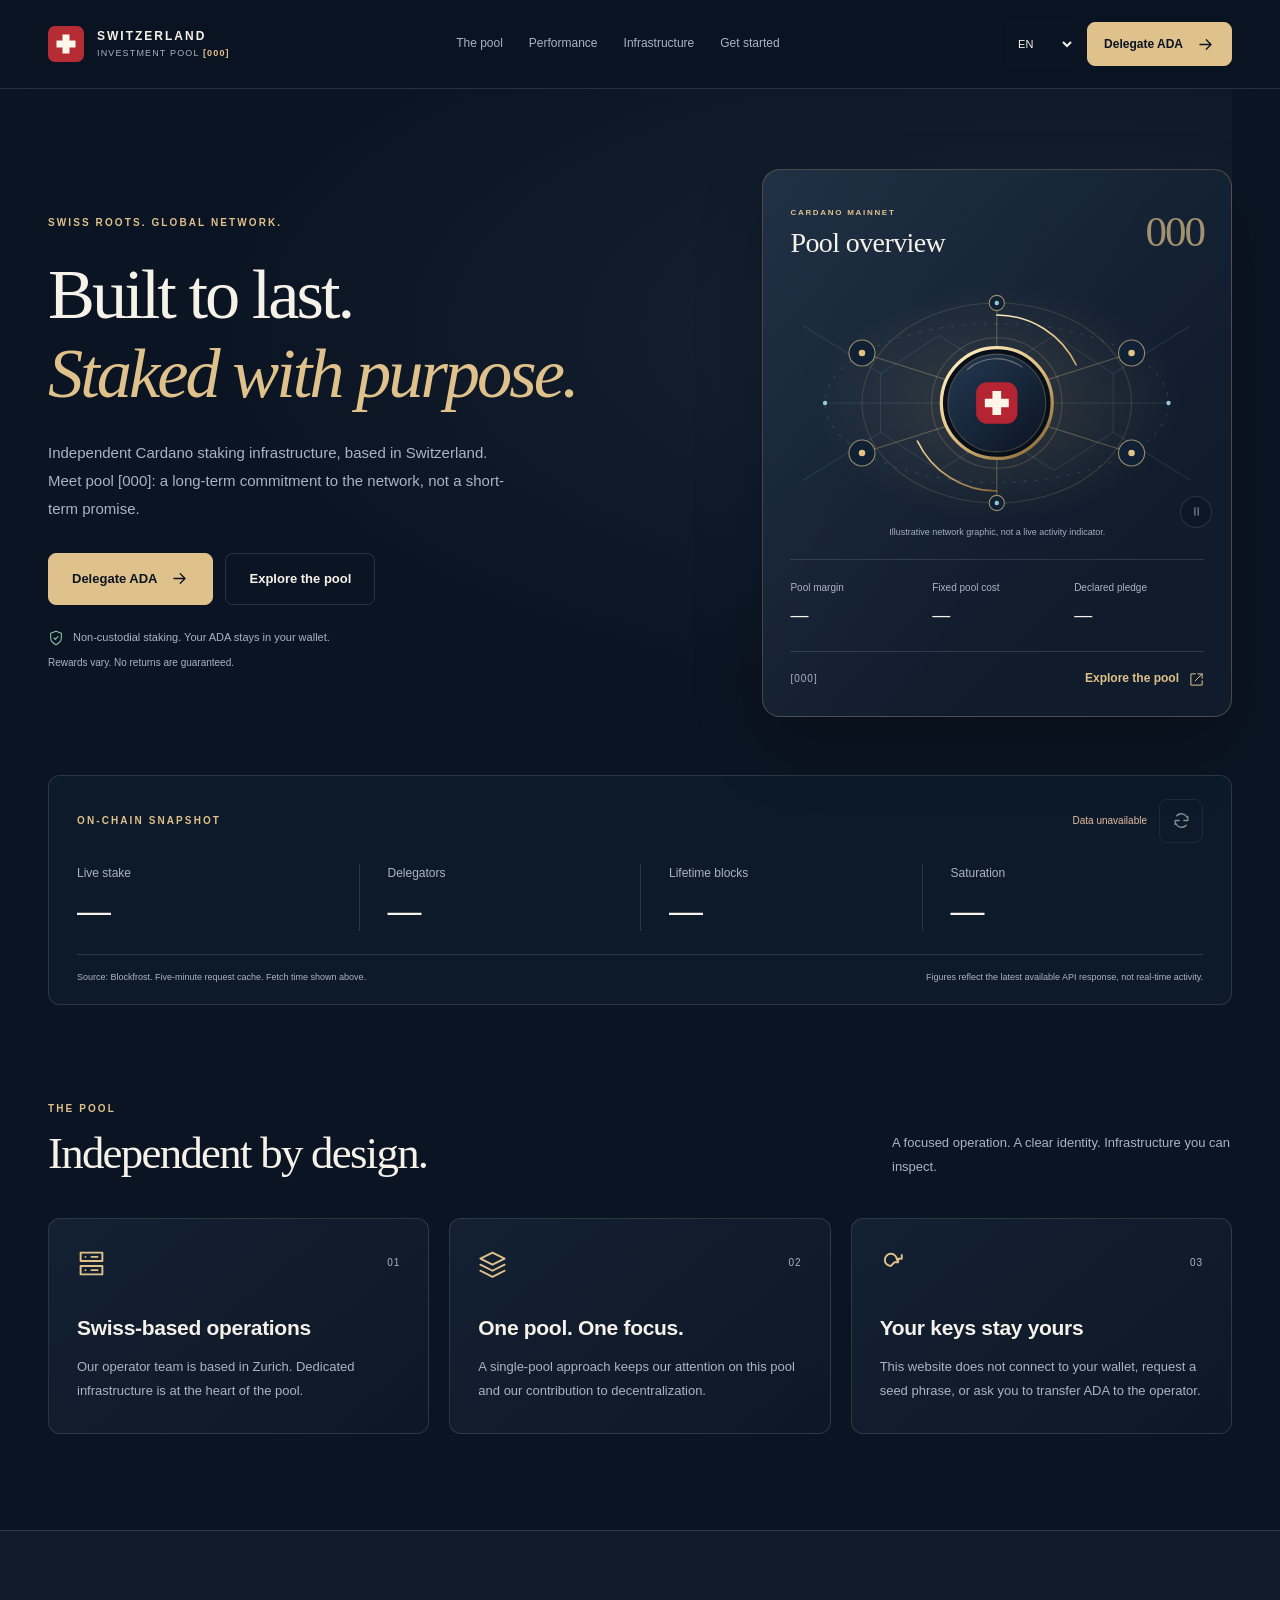
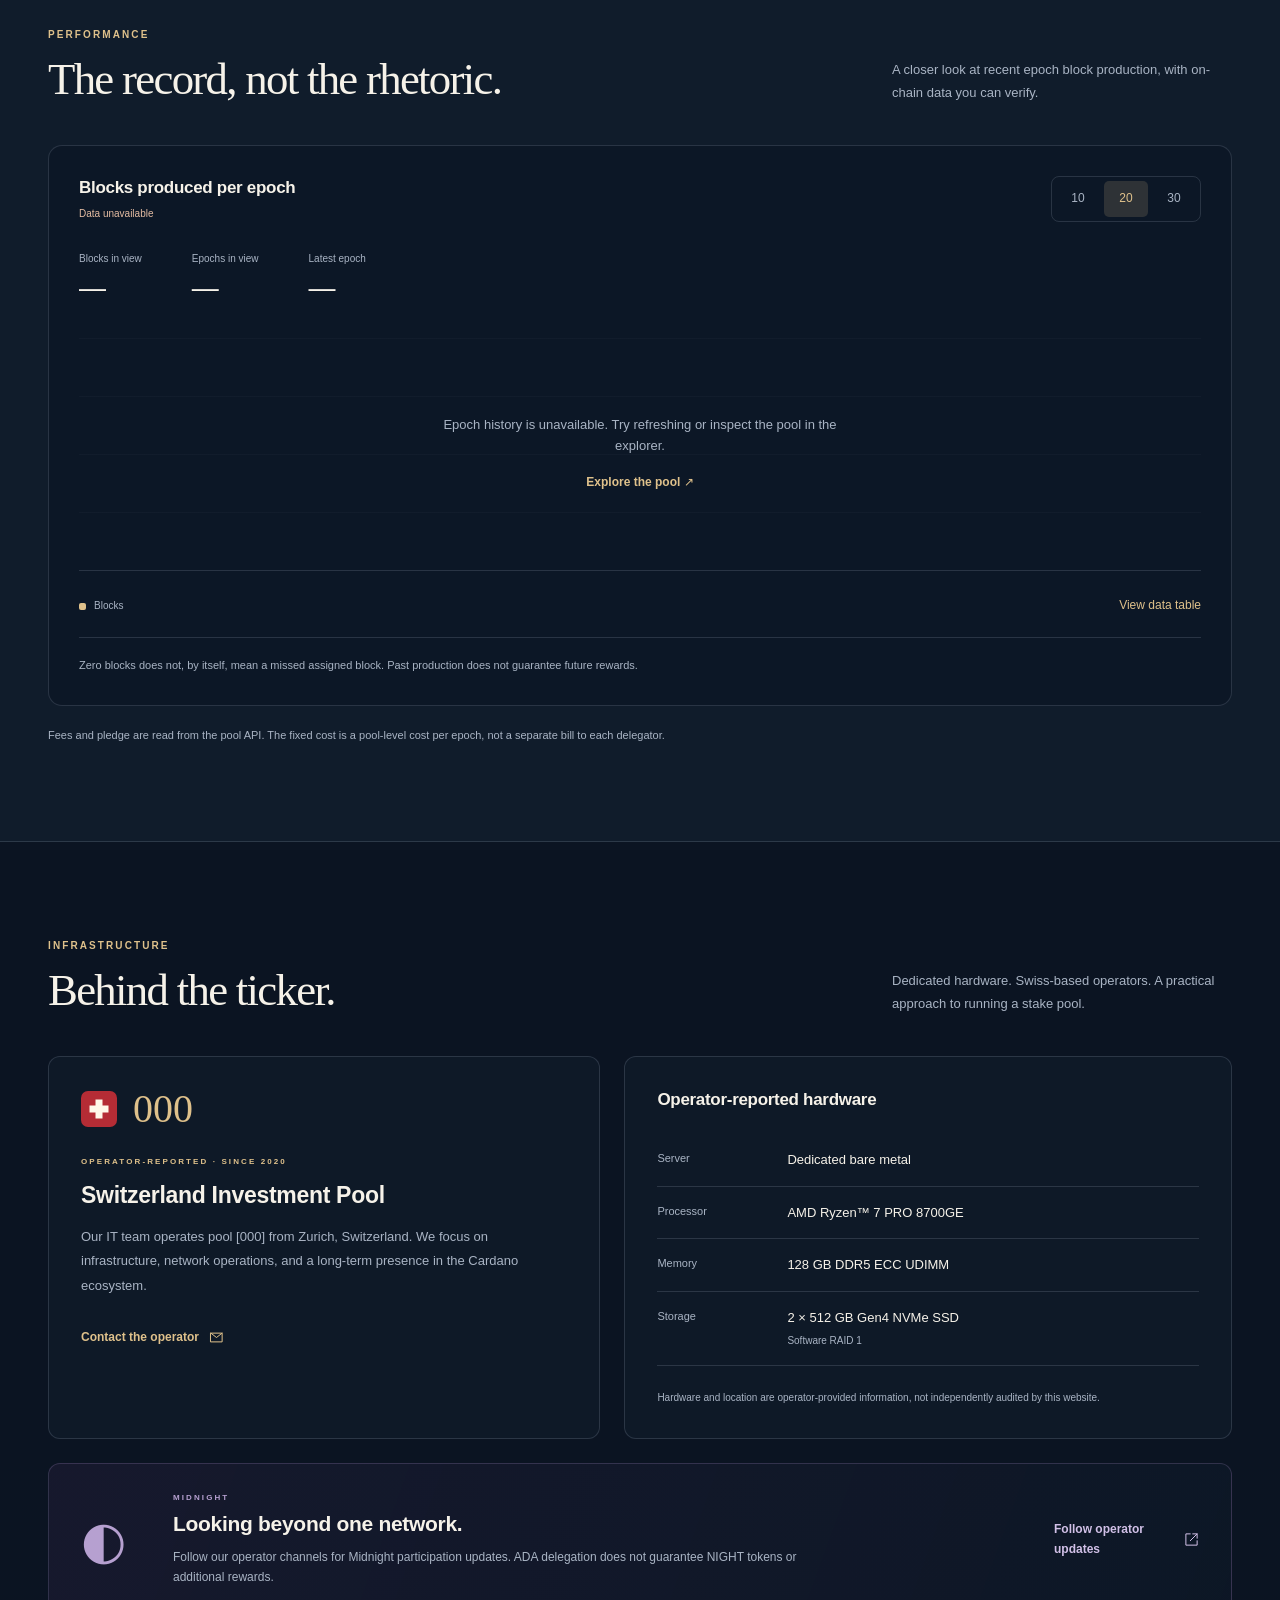
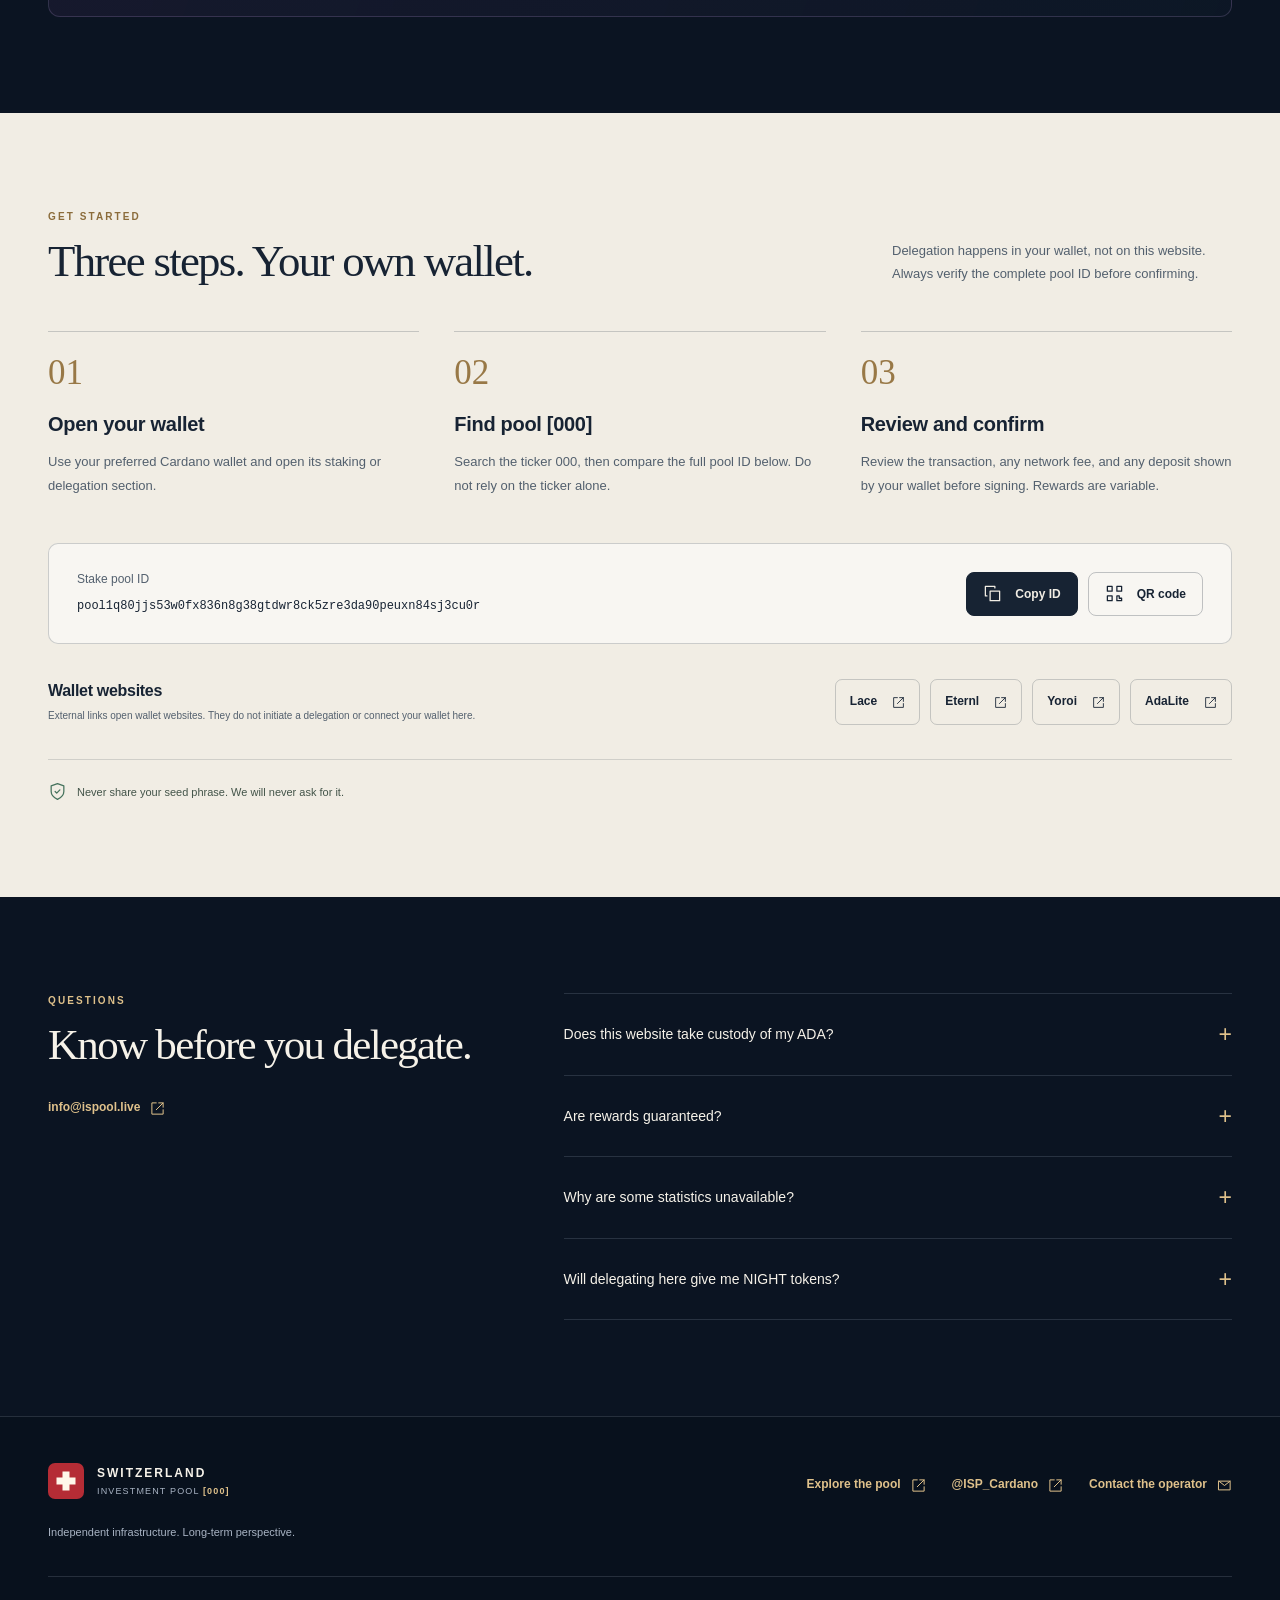
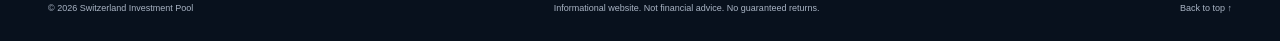
<file: index.html>
<!DOCTYPE html>
<html lang="en"><head><meta charset="utf-8"/><meta content="width=device-width,initial-scale=1" name="viewport"/><title>Switzerland Investment Pool [000] | Independent Cardano Staking</title><meta content="Meet Switzerland Investment Pool [000]. Independent Cardano infrastructure, on-chain pool statistics, and a clear guide to delegating from your own wallet." name="description"/><meta content="#0b1422" name="theme-color"/><meta content="strict-origin-when-cross-origin" name="referrer"/><meta content="default-src 'self'; script-src 'self'; style-src 'self' 'unsafe-inline'; img-src 'self' data:; connect-src 'self' https://cardano-mainnet.blockfrost.io; object-src 'none'; base-uri 'none'; form-action 'none'" http-equiv="Content-Security-Policy"/><link href="https://ispool.live/" rel="canonical"/><link href="./favicon.svg" rel="icon" type="image/svg+xml"/><meta content="website" property="og:type"/><meta content="Switzerland Investment Pool [000]" property="og:title"/><meta content="Independent infrastructure. Long-term perspective." property="og:description"/><meta content="https://ispool.live/" property="og:url"/><meta content="summary" name="twitter:card"/><meta content="@ISP_Cardano" name="twitter:site"/><link href="./styles.css?v=3" rel="stylesheet"/><script defer="" src="./config.js?v=3"></script><script defer="" src="./locales.js?v=3"></script><script defer="" src="./app.js?v=3"></script></head><body id="top">
<a class="skip" data-i18n="skip" href="#main">Skip to content</a><header class="site-header"><div class="wrap nav-row"><a aria-label="Switzerland Investment Pool home" class="brand" href="#top"><span aria-hidden="true" class="swiss-mark"></span><span class="brand-type">SWITZERLAND<span>INVESTMENT POOL <b>[000]</b></span></span></a><nav aria-label="Main navigation" data-i18n-aria="nav_label" class="nav-links" id="navigation"><a data-section="pool" href="#pool"><span data-i18n="nav_pool">The pool</span></a><a data-section="performance" href="#performance"><span data-i18n="nav_performance">Performance</span></a><a data-section="infrastructure" href="#infrastructure"><span data-i18n="nav_infra">Infrastructure</span></a><a data-section="start" href="#start"><span data-i18n="nav_start">Get started</span></a></nav><div class="nav-tools"><label class="sr-only" data-i18n="language" for="language">Language</label><select aria-label="Language" data-i18n-aria="language" id="language"><option value="en">EN</option><option value="de">DE</option><option value="fr">FR</option><option value="ja">日本語</option></select><a class="button button-small nav-cta" href="#start"><span data-i18n="delegate">Delegate ADA</span><svg aria-hidden="true" class="icon" fill="none" stroke="currentColor" stroke-linecap="round" stroke-linejoin="round" stroke-width="1.6" viewBox="0 0 24 24"><path d="M5 12h14m-6-6 6 6-6 6"></path></svg></a><button aria-controls="navigation" aria-expanded="false" aria-label="Open navigation" class="menu-button" data-i18n-aria="menu" id="menu" type="button"><span></span><span></span></button></div></div></header>
<main id="main"><noscript><div class="wrap no-script">Live data and interactive controls need JavaScript. Pool information, wallet links and the pool ID remain available below.</div></noscript>
<section aria-labelledby="hero-title" class="hero wrap"><div class="hero-copy"><div class="eyebrow" data-i18n="eyebrow">SWISS ROOTS. GLOBAL NETWORK.</div><h1 id="hero-title"><span data-i18n="hero1">Built to last.</span><em data-i18n="hero2">Staked with purpose.</em></h1><p class="hero-intro" data-i18n="intro">Independent Cardano staking infrastructure, based in Switzerland. Meet pool [000]: a long-term commitment to the network, not a short-term promise.</p><div class="hero-actions"><a class="button" href="#start"><span data-i18n="delegate">Delegate ADA</span><svg aria-hidden="true" class="icon" fill="none" stroke="currentColor" stroke-linecap="round" stroke-linejoin="round" stroke-width="1.6" viewBox="0 0 24 24"><path d="M5 12h14m-6-6 6 6-6 6"></path></svg></a><a class="button button-ghost" href="#performance"><span data-i18n="explore">Explore the pool</span></a></div><div class="assurance"><svg aria-hidden="true" class="icon" fill="none" stroke="currentColor" stroke-linecap="round" stroke-linejoin="round" stroke-width="1.6" viewBox="0 0 24 24"><path d="M12 22s8-4 8-10V5l-8-3-8 3v7c0 6 8 10 8 10Zm-3-10 2 2 4-4"></path></svg><span data-i18n="assurance">Non-custodial staking. Your ADA stays in your wallet.</span></div><p class="fine-print" data-i18n="hero_note">Rewards vary. No returns are guaranteed.</p></div><div class="hero-panel"><div class="panel-top"><div><span class="eyebrow" data-i18n="network">CARDANO MAINNET</span><h2 data-i18n="overview">Pool overview</h2></div><span class="ticker">000</span></div><div class="art-stage"><div aria-hidden="true" class="network-viz">
<svg fill="none" viewBox="0 0 400 230" xmlns="http://www.w3.org/2000/svg">
<defs>
<radialGradient id="poolHalo"><stop stop-color="#e3c384" stop-opacity=".15"></stop><stop offset="1" stop-color="#e3c384" stop-opacity="0"></stop></radialGradient>
<linearGradient gradientUnits="userSpaceOnUse" id="poolMetal" x1="160" x2="240" y1="65" y2="160"><stop stop-color="#fff0c6"></stop><stop offset=".48" stop-color="#e3c384"></stop><stop offset="1" stop-color="#8c6b37"></stop></linearGradient>
<linearGradient gradientUnits="userSpaceOnUse" id="poolCore" x1="155" x2="240" y1="65" y2="160"><stop stop-color="#253a52"></stop><stop offset="1" stop-color="#0b1525"></stop></linearGradient>
</defs>
<ellipse cx="200" cy="115" fill="url(#poolHalo)" rx="170" ry="108"></ellipse>
<g stroke="#93cbd4" stroke-opacity=".12"><path d="M22 186L93 142L147 177L200 144L253 177L307 142L378 186M22 44L93 88L147 53L200 86L253 53L307 88L378 44"></path><path d="M42 115H358M93 88V142M307 88V142"></path></g>
<ellipse cx="200" cy="115" rx="158" ry="73" stroke="#93cbd4" stroke-dasharray="3 7" stroke-opacity=".16"></ellipse>
<ellipse cx="200" cy="115" rx="124" ry="92" stroke="#e3c384" stroke-opacity=".16"></ellipse>
<g class="pool-orbit" stroke="url(#poolMetal)" stroke-linecap="round" stroke-width="1.5"><path d="M200 34A81 81 0 0 1 273 80M200 196A81 81 0 0 1 127 150"></path></g>
<g stroke="#e3c384" stroke-opacity=".32" stroke-width="1"><path d="M76 69L158 95M324 69L242 95M76 161L158 135M324 161L242 135M200 23V65M200 165V207"></path></g>
<g class="pool-stream" stroke="#f4ddb0" stroke-dasharray="4 95" stroke-linecap="round" stroke-width="2"><path d="M76 69L158 95M324 69L242 95M76 161L158 135M324 161L242 135"></path></g>
<g fill="#102035" stroke="#e3c384" stroke-opacity=".65">
<circle cx="76" cy="69" r="12"></circle><circle cx="324" cy="69" r="12"></circle><circle cx="76" cy="161" r="12"></circle><circle cx="324" cy="161" r="12"></circle>
<circle cx="200" cy="23" r="7"></circle><circle cx="200" cy="207" r="7"></circle>
</g>
<g fill="#e3c384"><circle cx="76" cy="69" r="3"></circle><circle cx="324" cy="69" r="3"></circle><circle cx="76" cy="161" r="3"></circle><circle cx="324" cy="161" r="3"></circle></g>
<g fill="#93cbd4"><circle cx="200" cy="23" r="2"></circle><circle cx="200" cy="207" r="2"></circle><circle cx="42" cy="115" r="2"></circle><circle cx="358" cy="115" r="2"></circle></g>
<circle class="pool-beacon" cx="200" cy="115" r="60" stroke="#e3c384" stroke-opacity=".2"></circle>
<circle cx="200" cy="115" fill="#070f1b" r="51" stroke="url(#poolMetal)" stroke-width="3"></circle>
<circle cx="200" cy="115" fill="url(#poolCore)" r="45" stroke="#e3c384" stroke-opacity=".28"></circle>
<path d="M173 84A40 40 0 0 1 223 82" stroke="#fff0c6" stroke-linecap="round" stroke-opacity=".35"></path>
<rect fill="#b52432" height="38" rx="10" width="38" x="181" y="96"></rect>
<path d="M196 104H204V111H211V119H204V126H196V119H189V111H196Z" fill="#fff6e8"></path>
</svg></div><button aria-label="Pause graphic animation" aria-pressed="false" class="motion-button" data-i18n-aria="motion" id="motion" type="button"><svg aria-hidden="true" class="icon" fill="none" stroke="currentColor" stroke-linecap="round" stroke-linejoin="round" stroke-width="1.6" viewBox="0 0 24 24"><path d="M9 5v14M15 5v14"></path></svg></button></div><p class="art-note" data-i18n="art_note">Illustrative network graphic, not a live activity indicator.</p><div class="panel-fees"><div><span class="small-label" data-i18n="margin">Pool margin</span><strong id="margin">—</strong></div><div><span class="small-label" data-i18n="fixed">Fixed pool cost</span><strong id="fixedCost">—</strong></div><div><span class="small-label" data-i18n="pledge">Declared pledge</span><strong id="pledge">—</strong></div></div><div class="panel-bottom"><span class="pool-chip">[000]</span><a class="text-link" href="https://beta.cexplorer.io/pool/pool1q80jjs53w0fx836n8g38gtdwr8ck5zre3da90peuxn84sj3cu0r?tab=performance" rel="noopener noreferrer" target="_blank"><span data-i18n="explore">Explore the pool</span><svg aria-hidden="true" class="icon" fill="none" stroke="currentColor" stroke-linecap="round" stroke-linejoin="round" stroke-width="1.6" viewBox="0 0 24 24"><path d="M14 3h7v7m0-7L10 14M10 3H3v18h18v-7"></path></svg></a></div></div></section>
<section aria-label="On-chain pool statistics" data-i18n-aria="stats_label" class="wrap snapshot"><div class="snapshot-top"><span class="eyebrow" data-i18n="snapshot">ON-CHAIN SNAPSHOT</span><div class="status-line"><span class="data-status" data-initial-status="" id="poolStatus" role="status">Loading data…</span><button aria-label="Refresh data" class="icon-button" data-i18n-aria="refresh" id="refresh" type="button"><svg aria-hidden="true" class="icon" fill="none" stroke="currentColor" stroke-linecap="round" stroke-linejoin="round" stroke-width="1.6" viewBox="0 0 24 24"><path d="M20 7v5h-5M4 17v-5h5M6 6a8 8 0 0 1 13 2M18 18a8 8 0 0 1-13-2"></path></svg></button></div></div><div class="stats-grid"><div class="stat"><span class="small-label" data-i18n="stake">Live stake</span><strong class="stat-value" id="liveStake">—</strong></div><div class="stat"><span class="small-label" data-i18n="delegators">Delegators</span><strong class="stat-value" id="delegators">—</strong></div><div class="stat"><span class="small-label" data-i18n="blocks">Lifetime blocks</span><strong class="stat-value" id="lifetimeBlocks">—</strong></div><div class="stat"><span class="small-label" data-i18n="saturation">Saturation</span><strong class="stat-value" id="saturation">—</strong></div></div><div class="snapshot-foot"><p data-i18n="source">Source: Blockfrost. Five-minute request cache. Fetch time shown above.</p><p data-i18n="values_note">Figures reflect the latest available API response, not real-time activity.</p></div></section>
<section aria-labelledby="pool-title" class="wrap section" id="pool"><div class="section-heading"><div><span class="eyebrow" data-i18n="principles">THE POOL</span><h2 data-i18n="principles_title" id="pool-title">Independent by design.</h2></div><p data-i18n="principles_intro">A focused operation. A clear identity. Infrastructure you can inspect.</p></div><div class="principles-grid"><article class="principle"><div class="card-top"><svg aria-hidden="true" class="icon" fill="none" stroke="currentColor" stroke-linecap="round" stroke-linejoin="round" stroke-width="1.6" viewBox="0 0 24 24"><path d="M3 3h18v7H3zM3 14h18v7H3zM7 6.5h.01M7 17.5h.01M12 6.5h5M12 17.5h5"></path></svg><span>01</span></div><h3 data-i18n="p1">Swiss-based operations</h3><p data-i18n="p1_text">Our operator team is based in Zurich. Dedicated infrastructure is at the heart of the pool.</p></article><article class="principle"><div class="card-top"><svg aria-hidden="true" class="icon" fill="none" stroke="currentColor" stroke-linecap="round" stroke-linejoin="round" stroke-width="1.6" viewBox="0 0 24 24"><path d="M12 3 2 8l10 5 10-5-10-5ZM2 13l10 5 10-5M2 18l10 5 10-5"></path></svg><span>02</span></div><h3 data-i18n="p2">One pool. One focus.</h3><p data-i18n="p2_text">A single-pool approach keeps our attention on this pool and our contribution to decentralization.</p></article><article class="principle"><div class="card-top"><svg aria-hidden="true" class="icon" fill="none" stroke="currentColor" stroke-linecap="round" stroke-linejoin="round" stroke-width="1.6" viewBox="0 0 24 24"><path d="M14 9a5 5 0 1 0-5 5l3-3h3V8h3V5"></path></svg><span>03</span></div><h3 data-i18n="p3">Your keys stay yours</h3><p data-i18n="p3_text">This website does not connect to your wallet, request a seed phrase, or ask you to transfer ADA to the operator.</p></article></div></section>
<section aria-labelledby="perf-title" class="performance-band section" id="performance"><div class="wrap"><div class="section-heading"><div><span class="eyebrow" data-i18n="performance">PERFORMANCE</span><h2 data-i18n="perf_title" id="perf-title">The record, not the rhetoric.</h2></div><p data-i18n="perf_intro">A closer look at recent epoch block production, with on-chain data you can verify.</p></div><div class="performance-card"><div class="chart-top"><div><h3 data-i18n="chart_title">Blocks produced per epoch</h3><p class="data-status" data-initial-status="" id="historyStatus" role="status">Loading data…</p></div><div aria-label="Recent epochs" class="range" data-i18n-aria="recent" role="group"><button aria-pressed="false" data-range="10" type="button">10</button><button aria-pressed="true" data-range="20" type="button">20</button><button aria-pressed="false" data-range="30" type="button">30</button></div></div><div class="chart-summary"><div><span class="small-label" data-i18n="total">Blocks in view</span><strong id="viewBlocks">—</strong></div><div><span class="small-label" data-i18n="epochs">Epochs in view</span><strong id="viewEpochs">—</strong></div><div><span class="small-label" data-i18n="latest">Latest epoch</span><strong id="latestEpoch">—</strong></div></div><div class="chart-scroll"><div class="chart" id="chart"><div class="chart-empty"><p data-i18n="chart_empty">Epoch history is unavailable. Try refreshing or inspect the pool in the explorer.</p><a class="text-link" href="https://beta.cexplorer.io/pool/pool1q80jjs53w0fx836n8g38gtdwr8ck5zre3da90peuxn84sj3cu0r?tab=performance" rel="noopener noreferrer" target="_blank"><span data-i18n="explore">Explore the pool</span><svg aria-hidden="true" class="icon" fill="none" stroke="currentColor" stroke-linecap="round" stroke-linejoin="round" stroke-width="1.6" viewBox="0 0 24 24"><path d="M14 3h7v7m0-7L10 14M10 3H3v18h18v-7"></path></svg></a></div></div></div><div class="chart-bottom"><span class="legend"><i></i><span data-i18n="block_count">Blocks</span></span><button aria-controls="dataTable" aria-expanded="false" class="text-button" id="tableToggle" type="button"><span data-i18n="table">View data table</span></button></div><div class="table-wrap" hidden="" id="dataTable"><table><caption data-i18n="chart_title">Blocks produced per epoch</caption><thead><tr><th data-i18n="epoch" scope="col">Epoch</th><th data-i18n="block_count" scope="col">Blocks</th></tr></thead><tbody id="tableBody"></tbody></table></div><p class="fine-print" data-i18n="chart_note">Zero blocks does not, by itself, mean a missed assigned block. Past production does not guarantee future rewards.</p></div><p class="fee-note" data-i18n="fee_note">Fees and pledge are read from the pool API. The fixed cost is a pool-level cost per epoch, not a separate bill to each delegator.</p></div></section>
<section aria-labelledby="infra-title" class="wrap section" id="infrastructure"><div class="section-heading"><div><span class="eyebrow" data-i18n="infra">INFRASTRUCTURE</span><h2 data-i18n="infra_title" id="infra-title">Behind the ticker.</h2></div><p data-i18n="infra_intro">Dedicated hardware. Swiss-based operators. A practical approach to running a stake pool.</p></div><div class="infra-grid"><article class="operator-card"><div aria-hidden="true" class="operator-seal"><span class="swiss-mark"></span><span>000</span></div><p class="eyebrow" data-i18n="since">OPERATOR-REPORTED · SINCE 2020</p><h3 data-i18n="operator">Switzerland Investment Pool</h3><p data-i18n="operator_text">Our IT team operates pool [000] from Zurich, Switzerland. We focus on infrastructure, network operations, and a long-term presence in the Cardano ecosystem.</p><a class="text-link" href="mailto:info@ispool.live"><span data-i18n="contact">Contact the operator</span><svg aria-hidden="true" class="icon" fill="none" stroke="currentColor" stroke-linecap="round" stroke-linejoin="round" stroke-width="1.6" viewBox="0 0 24 24"><path d="M3 5h18v14H3zM3 5l9 7 9-7"></path></svg></a></article><div class="hardware-card"><h3 data-i18n="hardware">Operator-reported hardware</h3><dl><div><dt data-i18n="server">Server</dt><dd data-i18n="server_value">Dedicated bare metal</dd></div><div><dt data-i18n="cpu">Processor</dt><dd>AMD Ryzen™ 7 PRO 8700GE</dd></div><div><dt data-i18n="memory">Memory</dt><dd>128 GB DDR5 ECC UDIMM</dd></div><div><dt data-i18n="storage">Storage</dt><dd>2 × 512 GB Gen4 NVMe SSD<small data-i18n="raid">Software RAID 1</small></dd></div></dl><p class="fine-print" data-i18n="hardware_note">Hardware and location are operator-provided information, not independently audited by this website.</p></div></div><aside class="midnight"><div aria-hidden="true" class="midnight-mark">◐</div><div><span class="eyebrow" data-i18n="midnight">MIDNIGHT</span><h3 data-i18n="midnight_title">Looking beyond one network.</h3><p data-i18n="midnight_text">Follow our operator channels for Midnight participation updates. ADA delegation does not guarantee NIGHT tokens or additional rewards.</p></div><a class="text-link" href="https://x.com/ISP_Cardano" rel="noopener noreferrer" target="_blank"><span data-i18n="follow">Follow operator updates</span><svg aria-hidden="true" class="icon" fill="none" stroke="currentColor" stroke-linecap="round" stroke-linejoin="round" stroke-width="1.6" viewBox="0 0 24 24"><path d="M14 3h7v7m0-7L10 14M10 3H3v18h18v-7"></path></svg></a></aside></section>
<section aria-labelledby="start-title" class="start-band section" id="start"><div class="wrap"><div class="section-heading"><div><span class="eyebrow" data-i18n="start">GET STARTED</span><h2 data-i18n="start_title" id="start-title">Three steps. Your own wallet.</h2></div><p data-i18n="start_intro">Delegation happens in your wallet, not on this website. Always verify the complete pool ID before confirming.</p></div><div class="steps"><article class="step"><span class="step-number">01</span><h3 data-i18n="step1">Open your wallet</h3><p data-i18n="step1_text">Use your preferred Cardano wallet and open its staking or delegation section.</p></article><article class="step"><span class="step-number">02</span><h3 data-i18n="step2">Find pool [000]</h3><p data-i18n="step2_text">Search the ticker 000, then compare the full pool ID below. Do not rely on the ticker alone.</p></article><article class="step"><span class="step-number">03</span><h3 data-i18n="step3">Review and confirm</h3><p data-i18n="step3_text">Review the transaction, any network fee, and any deposit shown by your wallet before signing. Rewards are variable.</p></article></div><div class="identity-card"><div><span class="small-label" data-i18n="pool_id">Stake pool ID</span><code id="poolId">pool1q80jjs53w0fx836n8g38gtdwr8ck5zre3da90peuxn84sj3cu0r</code></div><div class="identity-actions"><button class="button button-small" data-copy="" type="button"><svg aria-hidden="true" class="icon" fill="none" stroke="currentColor" stroke-linecap="round" stroke-linejoin="round" stroke-width="1.6" viewBox="0 0 24 24"><path d="M9 9h12v12H9zM5 15H3V3h12v2"></path></svg><span data-i18n="copy">Copy ID</span></button> <button class="button button-small button-ghost" data-qr="" type="button"><svg aria-hidden="true" class="icon" fill="none" stroke="currentColor" stroke-linecap="round" stroke-linejoin="round" stroke-width="1.6" viewBox="0 0 24 24"><path d="M3 3h6v6H3zM15 3h6v6h-6zM3 15h6v6H3zM15 15h3v3h3v3h-6z"></path></svg><span data-i18n="qr">QR code</span></button></div></div><div class="wallet-row"><div><h3 data-i18n="wallets">Wallet websites</h3><p class="wallet-note" data-i18n="wallet_note">External links open wallet websites. They do not initiate a delegation or connect your wallet here.</p></div><div class="wallet-links"><a class="wallet-link" href="https://www.lace.io/" rel="noopener noreferrer" target="_blank">Lace <svg aria-hidden="true" class="icon" fill="none" stroke="currentColor" stroke-linecap="round" stroke-linejoin="round" stroke-width="1.6" viewBox="0 0 24 24"><path d="M14 3h7v7m0-7L10 14M10 3H3v18h18v-7"></path></svg></a><a class="wallet-link" href="https://eternl.io/" rel="noopener noreferrer" target="_blank">Eternl <svg aria-hidden="true" class="icon" fill="none" stroke="currentColor" stroke-linecap="round" stroke-linejoin="round" stroke-width="1.6" viewBox="0 0 24 24"><path d="M14 3h7v7m0-7L10 14M10 3H3v18h18v-7"></path></svg></a><a class="wallet-link" href="https://yoroi-wallet.com/" rel="noopener noreferrer" target="_blank">Yoroi <svg aria-hidden="true" class="icon" fill="none" stroke="currentColor" stroke-linecap="round" stroke-linejoin="round" stroke-width="1.6" viewBox="0 0 24 24"><path d="M14 3h7v7m0-7L10 14M10 3H3v18h18v-7"></path></svg></a><a class="wallet-link" href="https://adalite.io/" rel="noopener noreferrer" target="_blank">AdaLite <svg aria-hidden="true" class="icon" fill="none" stroke="currentColor" stroke-linecap="round" stroke-linejoin="round" stroke-width="1.6" viewBox="0 0 24 24"><path d="M14 3h7v7m0-7L10 14M10 3H3v18h18v-7"></path></svg></a></div></div><div class="safety"><svg aria-hidden="true" class="icon" fill="none" stroke="currentColor" stroke-linecap="round" stroke-linejoin="round" stroke-width="1.6" viewBox="0 0 24 24"><path d="M12 22s8-4 8-10V5l-8-3-8 3v7c0 6 8 10 8 10Zm-3-10 2 2 4-4"></path></svg><span data-i18n="safety">Never share your seed phrase. We will never ask for it.</span></div></div></section>
<section aria-labelledby="faq-title" class="wrap section faq-section"><div class="faq-intro"><span class="eyebrow" data-i18n="faq">QUESTIONS</span><h2 data-i18n="faq_title" id="faq-title">Know before you delegate.</h2><a class="text-link" href="mailto:info@ispool.live">info@ispool.live <svg aria-hidden="true" class="icon" fill="none" stroke="currentColor" stroke-linecap="round" stroke-linejoin="round" stroke-width="1.6" viewBox="0 0 24 24"><path d="M14 3h7v7m0-7L10 14M10 3H3v18h18v-7"></path></svg></a></div><div class="faq-list"><details><summary><span data-i18n="faq1">Does this website take custody of my ADA?</span><span aria-hidden="true">+</span></summary><p data-i18n="answer1">No. This website is informational and does not connect to your wallet. Review and authorize any delegation only inside your own wallet.</p></details><details><summary><span data-i18n="faq2">Are rewards guaranteed?</span><span aria-hidden="true">+</span></summary><p data-i18n="answer2">No. Rewards vary with network conditions, pool performance, and other factors. The site deliberately does not display a projected return.</p></details><details><summary><span data-i18n="faq3">Why are some statistics unavailable?</span><span aria-hidden="true">+</span></summary><p data-i18n="answer3">The API can be unavailable, rate-limited, or restricted. Cached data is labelled with its fetch time. Use the explorer to verify independently.</p></details><details><summary><span data-i18n="faq4">Will delegating here give me NIGHT tokens?</span><span aria-hidden="true">+</span></summary><p data-i18n="answer4">ADA delegation alone does not guarantee NIGHT tokens or any additional distribution. Eligibility depends on official program rules.</p></details></div></section></main>
<footer class="site-footer"><div class="wrap footer-main"><div><a aria-label="Switzerland Investment Pool home" class="brand" href="#top"><span aria-hidden="true" class="swiss-mark"></span><span class="brand-type">SWITZERLAND<span>INVESTMENT POOL <b>[000]</b></span></span></a><p data-i18n="footer_tag">Independent infrastructure. Long-term perspective.</p></div><div class="footer-links"><a class="text-link" href="https://beta.cexplorer.io/pool/pool1q80jjs53w0fx836n8g38gtdwr8ck5zre3da90peuxn84sj3cu0r?tab=performance" rel="noopener noreferrer" target="_blank"><span data-i18n="explore">Explore the pool</span><svg aria-hidden="true" class="icon" fill="none" stroke="currentColor" stroke-linecap="round" stroke-linejoin="round" stroke-width="1.6" viewBox="0 0 24 24"><path d="M14 3h7v7m0-7L10 14M10 3H3v18h18v-7"></path></svg></a><a class="text-link" href="https://x.com/ISP_Cardano" rel="noopener noreferrer" target="_blank">@ISP_Cardano <svg aria-hidden="true" class="icon" fill="none" stroke="currentColor" stroke-linecap="round" stroke-linejoin="round" stroke-width="1.6" viewBox="0 0 24 24"><path d="M14 3h7v7m0-7L10 14M10 3H3v18h18v-7"></path></svg></a><a class="text-link" href="mailto:info@ispool.live"><span data-i18n="contact">Contact the operator</span><svg aria-hidden="true" class="icon" fill="none" stroke="currentColor" stroke-linecap="round" stroke-linejoin="round" stroke-width="1.6" viewBox="0 0 24 24"><path d="M3 5h18v14H3zM3 5l9 7 9-7"></path></svg></a></div></div><div class="wrap footer-bottom"><p>© <span id="year">2026</span> Switzerland Investment Pool</p><p data-i18n="footer_note">Informational website. Not financial advice. No guaranteed returns.</p><a href="#top"><span data-i18n="back">Back to top</span> ↑</a></div></footer>
<dialog aria-labelledby="qrTitle" id="qrDialog"><div class="dialog-inner"><button aria-label="Close" class="dialog-close icon-button" data-i18n-aria="close" id="closeQr" type="button"><svg aria-hidden="true" class="icon" fill="none" stroke="currentColor" stroke-linecap="round" stroke-linejoin="round" stroke-width="1.6" viewBox="0 0 24 24"><path d="M6 6l12 12M18 6 6 18"></path></svg></button><h2 data-i18n="qr_title" id="qrTitle">Verify the pool ID</h2><p data-i18n="qr_text">This QR encodes only the pool ID. Compare it in your wallet before delegating.</p><img alt="QR code containing the pool ID" height="296" src="./pool-qr.png" width="296"/><code>pool1q80jjs53w0fx836n8g38gtdwr8ck5zre3da90peuxn84sj3cu0r</code><div class="dialog-actions"><button class="button button-small" data-copy="" type="button"><svg aria-hidden="true" class="icon" fill="none" stroke="currentColor" stroke-linecap="round" stroke-linejoin="round" stroke-width="1.6" viewBox="0 0 24 24"><path d="M9 9h12v12H9zM5 15H3V3h12v2"></path></svg><span data-i18n="copy">Copy ID</span></button><a class="button button-small button-ghost" download="pool-000-qr.png" href="./pool-qr.png"><span data-i18n="download_qr">Download QR</span></a></div><p id="dialogStatus" role="status" aria-live="polite"></p></div></dialog><div aria-live="polite" class="toast" id="toast" role="status"></div></body></html>
</file>
<file: styles.css>
/* Switzerland Investment Pool: editorial Swiss / navy / champagne design. */
:root{color-scheme:dark;--bg:#0b1422;--panel:#121f30;--gold:#dfc18b;--gold-light:#f0dab2;--ink:#f6f2e9;--muted:#a9b4c4;--line:rgba(194,207,225,.16);--green:#86c5a6;--cream:#f1ede4;--dark:#172333;--radius:18px}
*{box-sizing:border-box}html{scroll-behavior:smooth;scroll-padding-top:110px}body{margin:0;background:var(--bg);color:var(--ink);font:15px/1.65 -apple-system,BlinkMacSystemFont,"Segoe UI",Arial,sans-serif;-webkit-font-smoothing:antialiased}body.modal-open{overflow:hidden}button,input,select{font:inherit}a{color:inherit;text-decoration:none}button,a,select,summary{-webkit-tap-highlight-color:transparent}button{cursor:pointer}button:disabled{cursor:wait;opacity:.55}button,select{color:inherit}img,svg{max-width:100%}h1,h2,h3,p{margin:0}h1,h2{font-family:Georgia,"Times New Roman",serif;font-weight:400;line-height:1.12;letter-spacing:-1.7px}h3{font-size:20px;font-weight:550;line-height:1.35;letter-spacing:-.3px}p{color:var(--muted)}.wrap{width:min(1220px,calc(100% - 96px));margin-inline:auto}.section{padding-block:96px}.eyebrow{display:block;font-size:10px;font-weight:650;letter-spacing:2.1px;color:var(--gold);line-height:1.5}.small-label{display:block;font-size:12px;color:var(--muted);line-height:1.5}.fine-print{font-size:11px;line-height:1.7;color:var(--muted)}.icon{width:19px;height:19px;flex-shrink:0}.sr-only{position:absolute;width:1px;height:1px;padding:0;margin:-1px;overflow:hidden;clip:rect(0,0,0,0);white-space:nowrap;border:0}[hidden]{display:none!important}:focus-visible{outline:2px solid var(--gold-light);outline-offset:5px}.skip{position:fixed;top:12px;left:12px;padding:12px 20px;background:var(--gold);color:var(--bg);z-index:1000;transform:translateY(-150%);border-radius:8px}.skip:focus{transform:none}.no-script{padding:18px;border:1px solid var(--line);margin-top:24px}
.button{display:inline-flex;justify-content:center;align-items:center;gap:13px;min-height:52px;padding:14px 23px;background:var(--gold);color:var(--bg);border:1px solid var(--gold);border-radius:8px;font-size:13px;font-weight:650;line-height:1.35;transition:background .2s,transform .2s,border-color .2s}.button:hover{background:var(--gold-light);transform:translateY(-2px)}.button-small{min-height:44px;padding:11px 16px;font-size:12px}.button-ghost{background:transparent;border-color:var(--line);color:var(--ink)}.button-ghost:hover{background:rgba(255,255,255,.05);border-color:var(--gold)}.text-link{display:inline-flex;align-items:center;gap:10px;color:var(--gold);font-size:12px;font-weight:550}.text-link:hover{color:var(--gold-light)}.text-link .icon{width:15px;height:15px}.icon-button{display:inline-grid;place-items:center;width:44px;height:44px;background:transparent;border:1px solid var(--line);border-radius:8px}.icon-button:hover{border-color:var(--gold)}.text-button{padding:10px 0;border:0;background:none;color:var(--gold);font-size:12px;min-height:44px}
.site-header{position:sticky;top:0;z-index:100;background:rgba(11,20,34,.94);backdrop-filter:blur(18px);border-bottom:1px solid var(--line)}.nav-row{display:flex;align-items:center;justify-content:space-between;gap:30px;min-height:88px}.brand{display:inline-flex;align-items:center;gap:13px;flex-shrink:0}.swiss-mark{display:inline-block;position:relative;width:36px;height:36px;background:#b52c35;border-radius:7px;flex-shrink:0}.swiss-mark:before,.swiss-mark:after{content:'';position:absolute;background:#fff7e9;left:50%;top:50%;transform:translate(-50%,-50%)}.swiss-mark:before{width:19px;height:7px}.swiss-mark:after{width:7px;height:19px}.brand-type{font-size:12px;letter-spacing:2px;font-weight:650;line-height:1.65}.brand-type>span{display:block;font-size:9px;letter-spacing:1.15px;font-weight:400;color:var(--muted)}.brand-type b{font-weight:550;color:var(--gold)}.nav-links{display:flex;align-items:center;gap:26px}.nav-links a{font-size:12px;color:var(--muted);position:relative;white-space:nowrap;padding:14px 0}.nav-links a:hover,.nav-links a[aria-current]{color:var(--ink)}.nav-links a[aria-current]:after{content:'';height:2px;background:var(--gold);position:absolute;left:0;right:0;bottom:3px}.nav-tools{display:flex;align-items:center;gap:12px}.nav-tools select{background:var(--bg);border:0;min-height:44px;font-size:11px;padding:8px;max-width:78px}.menu-button{display:none;width:44px;height:44px;border:1px solid var(--line);background:none;border-radius:8px;position:relative}.menu-button span{position:absolute;width:20px;height:1px;background:var(--ink);left:11px;top:17px;transition:transform .2s}.menu-button span+span{top:25px}.menu-button[aria-expanded=true] span{top:21px;transform:rotate(45deg)}.menu-button[aria-expanded=true] span+span{transform:rotate(-45deg)}
.hero{display:grid;grid-template-columns:minmax(0,1.16fr) minmax(0,.84fr);align-items:center;gap:66px;padding-block:80px 58px;position:relative}.hero:before{content:'';position:absolute;inset:0;z-index:-1;background:radial-gradient(ellipse at 85% 35%,rgba(92,125,163,.14),transparent 60%)}.hero h1{font-size:clamp(48px,5.5vw,78px);margin:25px 0 26px;letter-spacing:-3px}.hero h1>span,.hero h1 em{display:block}.hero h1 em{color:var(--gold);font-weight:400;line-height:1.13}.hero-intro{font-size:15px;max-width:475px;line-height:1.85}.hero-actions{display:flex;flex-wrap:wrap;gap:12px;margin:30px 0 23px}.assurance{display:flex;align-items:flex-start;gap:9px;font-size:11px;color:var(--muted)}.assurance .icon{color:var(--green);width:16px;height:16px;margin-top:2px}.hero-copy>.fine-print{margin-top:8px;font-size:10px}
.hero-panel{border:1px solid rgba(223,193,139,.26);border-radius:var(--radius);padding:27px;background:linear-gradient(135deg,#1b2c40,#101b2b 75%);box-shadow:0 30px 70px rgba(0,0,0,.2);position:relative;overflow:hidden}.hero-panel:before{content:'';position:absolute;inset:0;pointer-events:none;background:linear-gradient(115deg,rgba(255,255,255,.025),transparent 60%)}.panel-top{display:flex;align-items:center;justify-content:space-between;gap:12px}.panel-top h2{font-size:28px;letter-spacing:-.6px;margin-top:8px}.panel-top .eyebrow{font-size:8px;letter-spacing:1.7px}.ticker{font-family:Georgia,serif;font-size:43px;letter-spacing:-2px;color:var(--gold);opacity:.7}.art-stage{position:relative;margin:10px -14px 0}.network-viz{width:100%;height:250px}.network-viz svg{width:100%;height:100%;display:block}.art-note{text-align:center;font-size:9px;line-height:1.5;margin:-2px 0 20px;color:#a2afbf}.motion-button{position:absolute;bottom:0;right:6px;width:32px;height:32px;display:grid;place-items:center;background:rgba(11,20,34,.6);border:1px solid var(--line);border-radius:50%;color:var(--muted)}.motion-button .icon{width:13px;height:13px}.panel-fees{display:grid;grid-template-columns:repeat(3,minmax(0,1fr));gap:12px;border-top:1px solid var(--line);padding:20px 0}.panel-fees .small-label{font-size:10px}.panel-fees strong{display:block;font-size:18px;font-weight:500;margin-top:6px;font-variant-numeric:tabular-nums;overflow-wrap:anywhere}.panel-bottom{display:flex;align-items:center;justify-content:space-between;gap:12px;border-top:1px solid var(--line);padding-top:17px}.pool-chip{font-size:10px;letter-spacing:1px;color:var(--muted)}
.pool-orbit{transform-origin:200px 115px;animation:orbit 32s linear infinite}.pool-stream{animation:stream 7s linear infinite}.pool-beacon{transform-origin:200px 115px;animation:beacon 5s ease-in-out infinite}.art-paused .pool-orbit,.art-paused .pool-stream,.art-paused .pool-beacon{animation-play-state:paused}.art-offscreen .pool-orbit,.art-offscreen .pool-stream,.art-offscreen .pool-beacon{animation-play-state:paused}@keyframes orbit{to{transform:rotate(360deg)}}@keyframes stream{to{stroke-dashoffset:-198}}@keyframes beacon{0%,100%{transform:scale(.96);opacity:.35}50%{transform:scale(1.06);opacity:.8}}
.snapshot{border:1px solid var(--line);border-radius:12px;background:rgba(18,31,48,.55);padding:23px 28px 19px}.snapshot-top{display:flex;align-items:center;justify-content:space-between;gap:16px}.status-line{display:flex;align-items:center;gap:12px}.data-status{font-size:10px;color:var(--muted);line-height:1.5}.data-status[data-state=error]{color:#e4bca2}.data-status[data-state=fresh]{color:var(--green)}.stats-grid{display:grid;grid-template-columns:repeat(4,minmax(0,1fr));margin:21px 0 23px}.stat{padding:0 28px;border-left:1px solid var(--line)}.stat:first-child{border:0;padding-left:0}.stat-value{display:block;font-size:34px;font-weight:450;line-height:1.25;margin-top:7px;letter-spacing:-1px;font-variant-numeric:tabular-nums}.snapshot-foot{border-top:1px solid var(--line);padding-top:15px;display:flex;justify-content:space-between;gap:24px}.snapshot-foot p{font-size:9px;line-height:1.6}
.section-heading{display:flex;align-items:flex-end;justify-content:space-between;gap:55px;margin-bottom:40px}.section-heading h2{font-size:clamp(34px,3.5vw,46px);margin-top:12px}.section-heading>p{max-width:340px;font-size:13px;line-height:1.8}.principles-grid{display:grid;grid-template-columns:repeat(3,minmax(0,1fr));gap:20px}.principle{padding:30px 28px;border:1px solid var(--line);border-radius:12px;background:linear-gradient(140deg,rgba(28,45,65,.5),rgba(16,27,43,.5));transition:transform .2s,border-color .2s}.principle:hover{transform:translateY(-4px);border-color:rgba(223,193,139,.4)}.card-top{display:flex;justify-content:space-between;align-items:center;margin-bottom:36px;color:var(--gold)}.card-top>.icon{width:29px;height:29px}.card-top>span{font-size:10px;color:var(--muted);letter-spacing:1px}.principle h3{font-size:21px;margin-bottom:13px}.principle p{font-size:13px;line-height:1.85}
.performance-band{background:#101c2b;border-block:1px solid var(--line)}.performance-card{border:1px solid var(--line);border-radius:14px;background:#0c1726;padding:30px}.chart-top{display:flex;align-items:center;justify-content:space-between;gap:24px}.chart-top h3{font-size:17px}.chart-top .data-status{margin-top:6px}.range{display:flex;gap:4px;padding:4px;border:1px solid var(--line);border-radius:8px}.range button{width:44px;min-height:36px;border:0;background:none;border-radius:5px;color:var(--muted);font-size:12px}.range button[aria-pressed=true]{background:rgba(223,193,139,.16);color:var(--gold)}.chart-summary{display:flex;gap:50px;margin:29px 0}.chart-summary strong{display:block;font-size:27px;font-weight:450;margin-top:4px;line-height:1.4}.chart-summary .small-label{font-size:10px}.chart{height:235px;position:relative;border-bottom:1px solid var(--line);background:repeating-linear-gradient(to top,transparent 0,transparent 57px,rgba(194,207,225,.06) 58px)}.chart-empty{height:100%;display:flex;flex-direction:column;justify-content:center;align-items:center;text-align:center;gap:16px;padding:20px}.chart-empty p{font-size:13px;max-width:430px}.chart-bars{display:flex;align-items:stretch;gap:9px;height:100%;padding:12px 4px 26px}.chart-column{display:flex;flex-direction:column;justify-content:flex-end;align-items:center;flex:1;min-width:15px;position:relative;outline-offset:2px}.chart-bar{width:100%;max-width:36px;border-radius:4px 4px 0 0;background:linear-gradient(to top,#8d713e,#dfc18b);height:var(--height);transition:filter .2s}.chart-column:hover .chart-bar,.chart-column:focus-visible .chart-bar{filter:brightness(1.2)}.chart-label{position:absolute;bottom:-23px;font-size:9px;color:var(--muted);line-height:1}.chart-tip{display:none;position:absolute;top:0;bottom:auto;left:50%;transform:translateX(-50%);padding:7px 9px;white-space:nowrap;background:#ead3a7;color:var(--bg);border-radius:5px;font-size:10px;z-index:3;pointer-events:none}.chart-column:hover .chart-tip,.chart-column:focus-visible .chart-tip{display:block}.chart-bottom{display:flex;align-items:center;justify-content:space-between;margin-top:13px}.legend{display:flex;align-items:center;gap:8px;font-size:10px;color:var(--muted)}.legend i{width:7px;height:7px;border-radius:2px;background:var(--gold)}.performance-card>.fine-print{border-top:1px solid var(--line);padding-top:18px;margin-top:9px}.fee-note{font-size:11px;margin-top:20px;max-width:860px;line-height:1.75}.table-wrap{max-height:320px;overflow:auto;margin:14px 0;border:1px solid var(--line);border-radius:8px}table{width:100%;border-collapse:collapse;font-size:12px}caption{text-align:left;padding:14px;color:var(--gold)}th,td{padding:11px 16px;text-align:left;border-bottom:1px solid var(--line)}th{color:var(--muted);font-weight:500}td{font-variant-numeric:tabular-nums}
.infra-grid{display:grid;grid-template-columns:1fr 1.1fr;gap:24px}.operator-card,.hardware-card{border:1px solid var(--line);border-radius:12px;padding:32px;background:rgba(18,31,48,.45)}.operator-seal{display:flex;align-items:center;gap:16px;margin-bottom:27px;font-family:Georgia,serif;font-size:40px;color:var(--gold);line-height:1}.operator-card .eyebrow{font-size:8px}.operator-card h3{margin:12px 0 14px;font-size:23px}.operator-card>p:not(.eyebrow){font-size:13px;line-height:1.9;margin-bottom:25px}.hardware-card h3{font-size:17px}.hardware-card dl{margin:23px 0}.hardware-card dl>div{display:grid;grid-template-columns:110px 1fr;gap:20px;padding:15px 0;border-bottom:1px solid var(--line)}.hardware-card dt{font-size:11px;color:var(--muted)}.hardware-card dd{margin:0;font-size:13px}.hardware-card small{display:block;color:var(--muted);font-size:10px;margin-top:5px}.hardware-card>.fine-print{font-size:10px}.midnight{display:grid;grid-template-columns:64px 1fr auto;gap:28px;align-items:center;border:1px solid rgba(171,147,203,.22);border-radius:12px;background:linear-gradient(110deg,rgba(82,52,104,.16),rgba(18,31,48,.3));padding:28px 32px;margin-top:24px}.midnight-mark{font-size:52px;line-height:1;color:#b6a0d0}.midnight .eyebrow{color:#b6a0d0;font-size:8px}.midnight h3{font-size:21px;margin:6px 0 10px}.midnight p{font-size:12px;max-width:640px}.midnight .text-link{max-width:145px;color:#d1c0e7}
.start-band{background:var(--cream);color:var(--dark);color-scheme:light}.start-band p{color:#53606e}.start-band .eyebrow{color:#8b6c3b}.start-band .small-label{color:#53606e}.start-band :focus-visible{outline-color:#775c2c}.steps{display:grid;grid-template-columns:repeat(3,minmax(0,1fr));gap:35px;margin:45px 0}.step{border-top:1px solid rgba(23,35,51,.2);padding-top:23px}.step-number{font-family:Georgia,serif;font-size:35px;color:#987846;display:block;line-height:1;margin-bottom:21px}.step h3{font-size:20px;margin-bottom:12px}.step p{font-size:13px;line-height:1.85}.identity-card{display:flex;align-items:center;justify-content:space-between;gap:24px;padding:26px 28px;border:1px solid rgba(23,35,51,.2);border-radius:10px;background:rgba(255,255,255,.5)}.identity-card>div:first-child{min-width:0}.identity-card code{display:block;font-size:12px;line-height:1.8;margin-top:8px;overflow-wrap:anywhere;user-select:all}.identity-actions{display:flex;gap:10px;flex-shrink:0}.start-band .button{background:var(--dark);border-color:var(--dark);color:var(--cream)}.start-band .button:hover{background:#2c4058}.start-band .button-ghost{background:transparent;color:var(--dark);border-color:rgba(23,35,51,.25)}.start-band .button-ghost:hover{background:rgba(23,35,51,.06)}.wallet-row{display:flex;align-items:center;justify-content:space-between;gap:35px;margin-top:35px}.wallet-row h3{font-size:16px}.wallet-note{font-size:10px;max-width:480px;margin-top:7px}.wallet-links{display:flex;gap:10px;flex-wrap:wrap}.wallet-link{display:inline-flex;align-items:center;gap:15px;padding:12px 14px;border:1px solid rgba(23,35,51,.2);border-radius:7px;font-size:12px;font-weight:550;min-height:44px}.wallet-link .icon{width:13px;height:13px}.wallet-link:hover{background:rgba(23,35,51,.06)}.safety{display:flex;align-items:center;gap:10px;margin-top:34px;border-top:1px solid rgba(23,35,51,.15);padding-top:22px;font-size:11px;color:#435449}.safety .icon{color:#46735d}
.faq-section{display:grid;grid-template-columns:.8fr 1.2fr;gap:70px}.faq-intro h2{font-size:43px;margin:13px 0 25px}.faq-list details{border-bottom:1px solid var(--line)}.faq-list details:first-child{border-top:1px solid var(--line)}.faq-list summary{display:flex;align-items:center;justify-content:space-between;gap:20px;list-style:none;padding:23px 0;cursor:pointer;font-size:14px;line-height:1.5}.faq-list summary::-webkit-details-marker{display:none}.faq-list summary>span:last-child{font-size:23px;color:var(--gold);font-weight:300;flex-shrink:0;transition:transform .2s}.faq-list details[open] summary>span:last-child{transform:rotate(45deg)}.faq-list details p{font-size:13px;line-height:1.9;padding:0 30px 24px 0}
.site-footer{border-top:1px solid var(--line);background:#08111d;padding:46px 0 25px}.footer-main{display:flex;justify-content:space-between;align-items:flex-start;gap:30px;padding-bottom:35px}.footer-main p{font-size:11px;margin-top:16px}.footer-links{display:flex;gap:26px;flex-wrap:wrap;padding-top:12px}.footer-bottom{display:flex;justify-content:space-between;gap:24px;border-top:1px solid var(--line);padding-top:24px;font-size:9px}.footer-bottom a{color:var(--muted);white-space:nowrap}
dialog{color:var(--ink);background:var(--panel);border:1px solid var(--line);border-radius:18px;padding:0;max-width:480px;width:calc(100% - 32px);max-height:calc(100dvh - 32px);overflow:auto;box-shadow:0 30px 100px rgba(0,0,0,.5)}dialog::backdrop{background:rgba(4,10,18,.82);backdrop-filter:blur(5px)}.dialog-inner{padding:34px;position:relative;text-align:center}.dialog-inner h2{font-size:31px;margin:15px 0}.dialog-inner p{font-size:12px;line-height:1.8}.dialog-close{position:absolute;top:12px;right:12px;width:36px;height:36px}.dialog-inner img{display:block;margin:23px auto;width:240px;height:240px;border-radius:10px;background:white}.dialog-inner code{display:block;font-size:10px;overflow-wrap:anywhere;color:var(--muted);user-select:all}.dialog-actions{display:flex;gap:10px;justify-content:center;margin-top:23px;flex-wrap:wrap}.toast{position:fixed;left:50%;bottom:28px;transform:translate(-50%,20px);max-width:calc(100% - 32px);background:var(--gold-light);color:var(--bg);border-radius:8px;padding:13px 22px;font-size:12px;opacity:0;pointer-events:none;transition:opacity .2s,transform .2s;z-index:300;text-align:center}.toast.visible{opacity:1;transform:translate(-50%,0)}
@media(min-width:1500px){.hero{padding-block:96px 70px}.hero h1{font-size:80px}}
@media(max-width:1120px){.wrap{width:calc(100% - 64px)}.nav-row{gap:20px}.nav-links{gap:17px}.nav-links a{font-size:11px}.nav-cta{display:none}.hero{gap:35px}.hero h1{font-size:61px}.hero-panel{padding:23px}.section-heading{gap:35px}.midnight{grid-template-columns:50px 1fr}.midnight>.text-link{grid-column:2;max-width:none}.wallet-row{align-items:flex-start;flex-direction:column;gap:22px}.identity-card{flex-direction:column;align-items:flex-start}.snapshot-foot{flex-direction:column;gap:3px}.stat{padding-inline:22px}.stat-value{font-size:30px}}
@media(max-width:850px){.wrap{width:calc(100% - 48px)}.section{padding-block:70px}.nav-row{min-height:76px}.menu-button{display:block}.nav-links{display:none}.js .nav-links{display:flex;position:absolute;top:76px;left:0;right:0;flex-direction:column;align-items:stretch;padding:18px 24px 24px;background:#0b1422;border-bottom:1px solid var(--line);visibility:hidden;opacity:0;pointer-events:none;transform:translateY(-8px);transition:opacity .2s,transform .2s}.js .nav-links.open{visibility:visible;opacity:1;pointer-events:auto;transform:none}.nav-links a{font-size:15px;padding:12px}.nav-links a[aria-current]:after{display:none}.hero{grid-template-columns:1fr 1fr;gap:26px;padding-block:50px}.hero h1{font-size:49px;letter-spacing:-2px}.hero-intro{font-size:13px}.hero-actions{gap:9px}.hero-actions .button{padding:13px 16px;font-size:12px}.hero-panel{padding:21px}.panel-top h2{font-size:24px}.network-viz{height:205px}.panel-fees{gap:9px}.panel-fees strong{font-size:15px}.panel-fees .small-label{font-size:9px}.art-note{font-size:8px}.principles-grid{gap:13px}.principle{padding:24px 20px}.principle h3{font-size:18px}.principle p{font-size:12px}.section-heading h2{font-size:38px}.section-heading>p{max-width:260px;font-size:12px}.infra-grid{gap:18px}.operator-card,.hardware-card{padding:26px}.hardware-card dl>div{grid-template-columns:80px 1fr;gap:14px}.hardware-card dd{font-size:12px}.faq-section{gap:35px}.faq-intro h2{font-size:36px}.footer-main{flex-direction:column}.footer-links{gap:22px}.footer-bottom{flex-wrap:wrap}}
@media(max-width:650px){.wrap{width:calc(100% - 40px)}.hero{grid-template-columns:1fr;gap:34px;padding-block:43px 35px}.hero h1{font-size:clamp(45px,10vw,62px);letter-spacing:-2px;margin:22px 0}.hero-intro{font-size:14px;max-width:520px}.hero-panel{padding:24px;max-width:520px;width:100%;margin-inline:auto}.network-viz{height:235px}.panel-top h2{font-size:27px}.panel-fees strong{font-size:19px}.panel-fees .small-label{font-size:10px}.art-note{font-size:9px}.snapshot{padding:20px}.snapshot-top{align-items:flex-start;gap:12px}.snapshot-top .eyebrow{font-size:8px}.status-line{gap:8px}.data-status{font-size:9px;max-width:150px}.stats-grid{grid-template-columns:1fr 1fr;gap:22px 0;margin:20px 0}.stat{padding:0 16px}.stat:nth-child(odd){padding-left:0;border-left:0}.stat-value{font-size:31px}.small-label{font-size:11px}.section{padding-block:58px}.section-heading{display:block;margin-bottom:30px}.section-heading h2{font-size:36px}.section-heading>p{max-width:480px;margin-top:19px;font-size:13px}.principles-grid{grid-template-columns:1fr;gap:14px}.principle{padding:26px}.card-top{margin-bottom:23px}.principle h3{font-size:22px}.principle p{font-size:13px}.performance-card{padding:22px 18px}.chart-top{align-items:flex-start;gap:14px}.chart-top h3{font-size:14px;max-width:180px}.range button{width:34px;min-height:36px}.range{gap:0;padding:3px}.chart-summary{gap:22px;margin:24px 0}.chart-summary>div{flex:1;min-width:0}.chart-summary strong{font-size:25px}.chart-summary .small-label{font-size:9px}.chart-scroll{overflow-x:auto;padding-bottom:5px}.chart:has(.chart-bars){min-width:480px}.chart{height:210px}.chart-bars{gap:8px}.chart-empty{padding:20px 10px}.chart-empty p{font-size:12px}.performance-card>.fine-print{font-size:10px}.infra-grid{grid-template-columns:1fr}.operator-card,.hardware-card{padding:28px}.hardware-card dl>div{grid-template-columns:90px 1fr}.midnight{grid-template-columns:35px 1fr;gap:20px;padding:25px 22px}.midnight-mark{font-size:38px}.midnight h3{font-size:20px}.steps{grid-template-columns:1fr;gap:27px;margin:33px 0}.step{padding-top:20px;position:relative;padding-left:57px}.step-number{position:absolute;left:0;top:21px;font-size:29px}.step h3{font-size:21px}.identity-card{padding:23px 20px;gap:19px}.identity-card code{font-size:11px}.identity-actions{flex-wrap:wrap;gap:9px}.wallet-row{gap:22px}.wallet-links{width:100%;display:grid;grid-template-columns:1fr 1fr}.wallet-link{justify-content:space-between}.wallet-note{font-size:11px}.safety{align-items:flex-start}.faq-section{grid-template-columns:1fr;gap:27px}.faq-intro h2{font-size:36px}.faq-list summary{font-size:14px}.footer-main{padding-bottom:26px}.footer-links{flex-direction:column;gap:18px}.footer-bottom{flex-direction:column;gap:13px;font-size:10px}.dialog-inner{padding:32px 23px}.dialog-inner h2{font-size:27px}.dialog-inner img{width:220px;height:220px}}
@media(max-width:360px){.wrap{width:calc(100% - 32px)}.brand-type{font-size:10px;letter-spacing:1.4px}.brand-type>span{font-size:8px}.brand{gap:9px}.swiss-mark{width:30px;height:30px}.nav-tools{gap:3px}.nav-tools select{padding:6px;max-width:60px}.hero h1{font-size:43px}.hero-actions{flex-direction:column}.hero-panel{padding:20px}.panel-fees strong{font-size:16px}.chart-top{flex-direction:column}.chart-top h3{max-width:none}.status-line .icon-button{width:34px;height:34px}.snapshot{padding:17px}.stats-grid{gap:19px 0}.stat-value{font-size:27px}}
@media(prefers-reduced-motion:reduce){html{scroll-behavior:auto}*,*:before,*:after{animation:none!important;transition:none!important}}
@media print{html{scroll-behavior:auto}body{background:white;color:black;font-size:11px}.site-header,.hero-actions,.motion-button,.identity-actions,.footer-links,.range,.text-button,.icon-button,dialog,.toast{display:none!important}.wrap{width:100%}.section{padding-block:25px}.hero{padding-block:20px}.hero h1{font-size:40px}.hero-panel,.snapshot,.principle,.performance-card,.operator-card,.hardware-card,.midnight{background:white;box-shadow:none;border:1px solid #aaa;color:black}.performance-band,.start-band,.site-footer{background:white}.small-label,p,.fine-print,.data-status{color:#444}.hero h1 em,.eyebrow,.text-link{color:#755a28}.chart{background:none}.pool-orbit,.pool-stream,.pool-beacon{animation:none}.footer-bottom{font-size:9px}.principles-grid,.infra-grid{gap:10px}.hero-panel{break-inside:avoid}}

@media(max-width:850px){html:not(.js) .menu-button{display:none}html:not(.js) .nav-row{flex-wrap:wrap;padding-block:15px}html:not(.js) .nav-links{display:flex;flex-wrap:wrap;order:3;width:100%;gap:14px}}

#dialogStatus{min-height:20px;margin-top:12px;color:var(--gold);font-size:11px}
</file>
